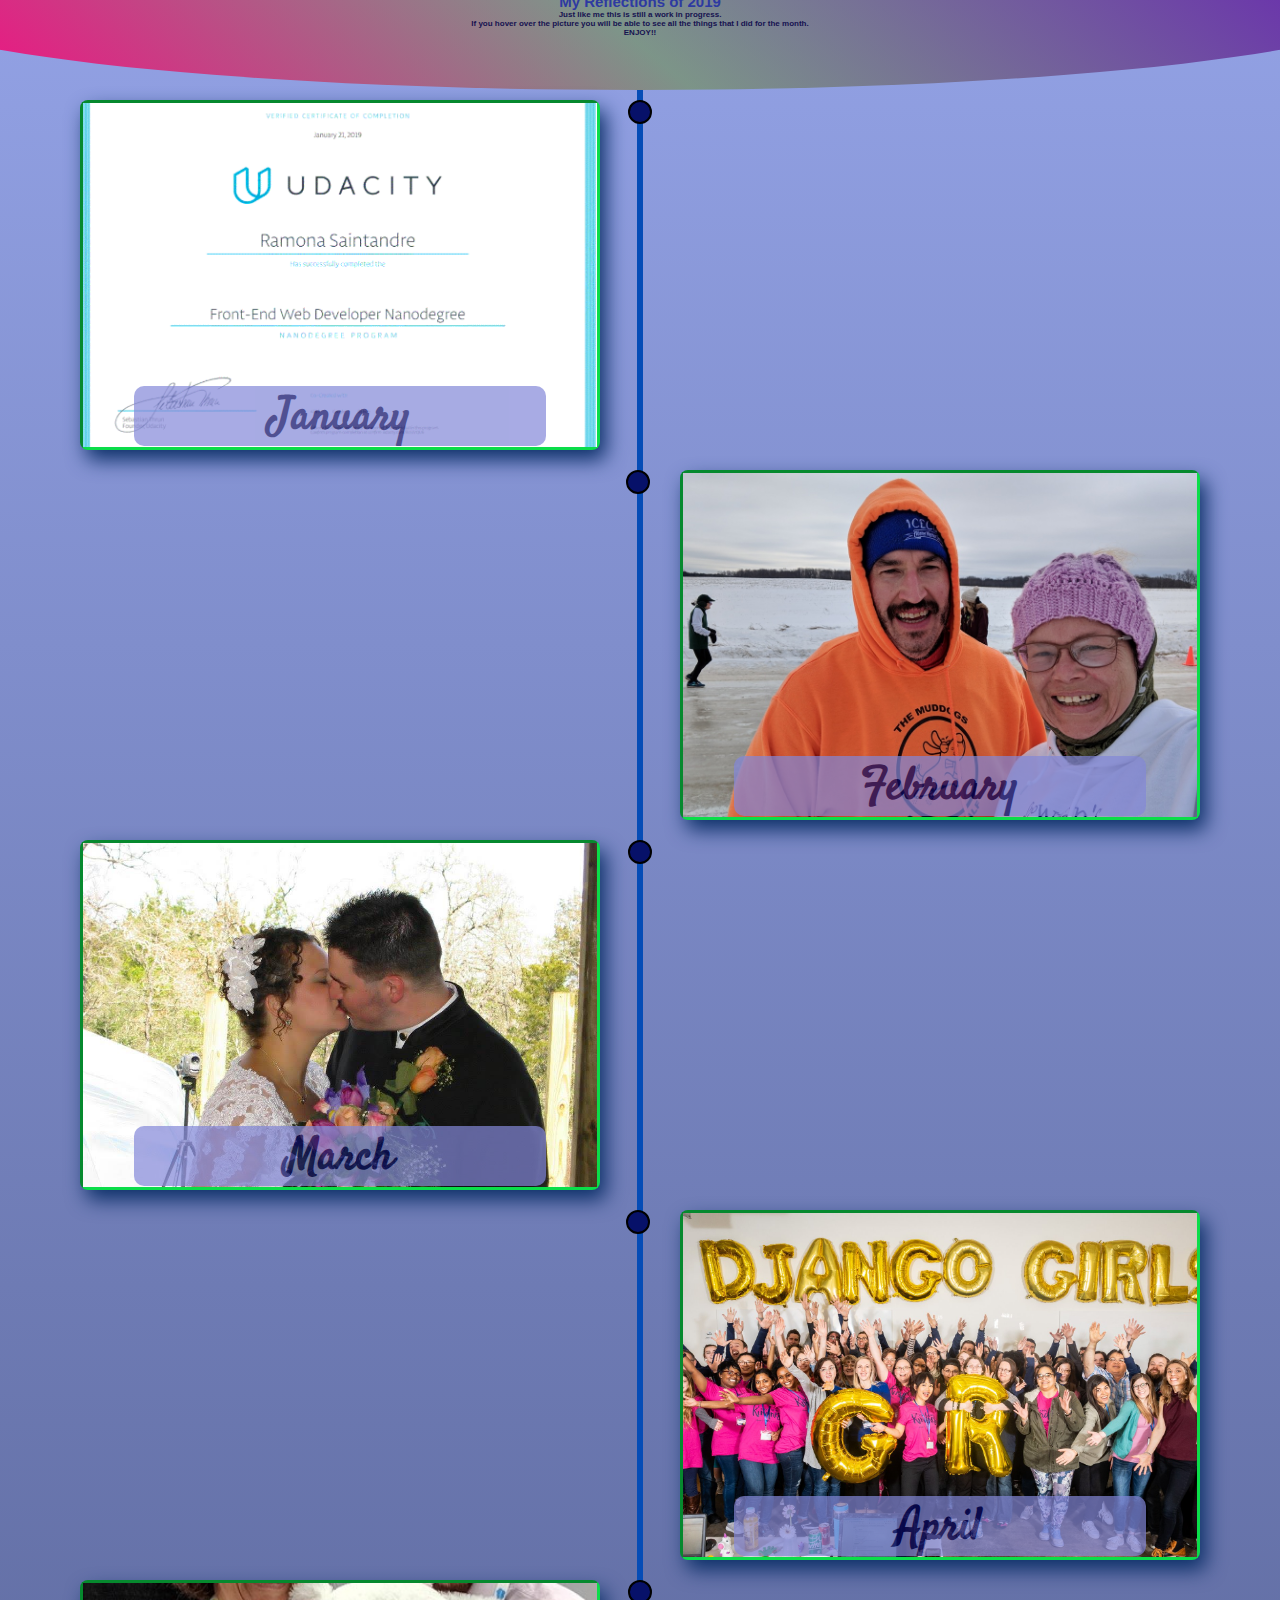
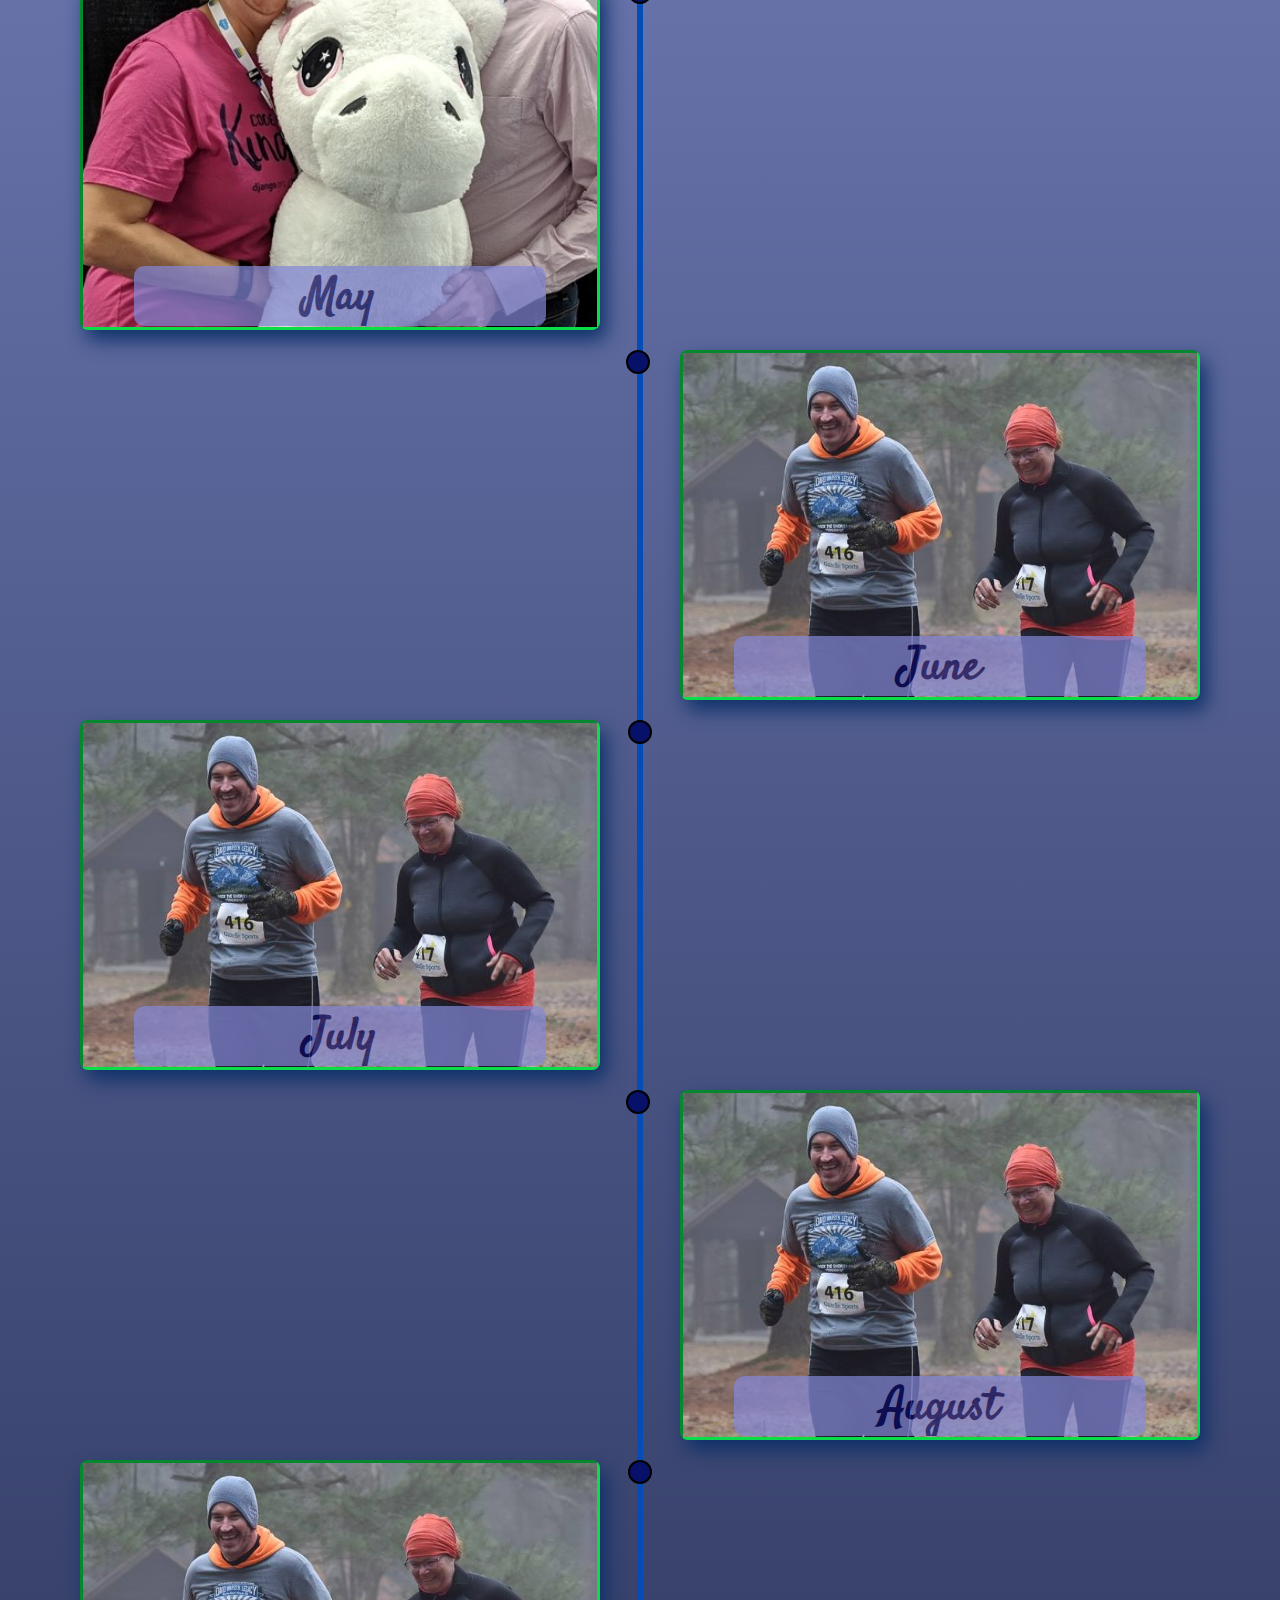
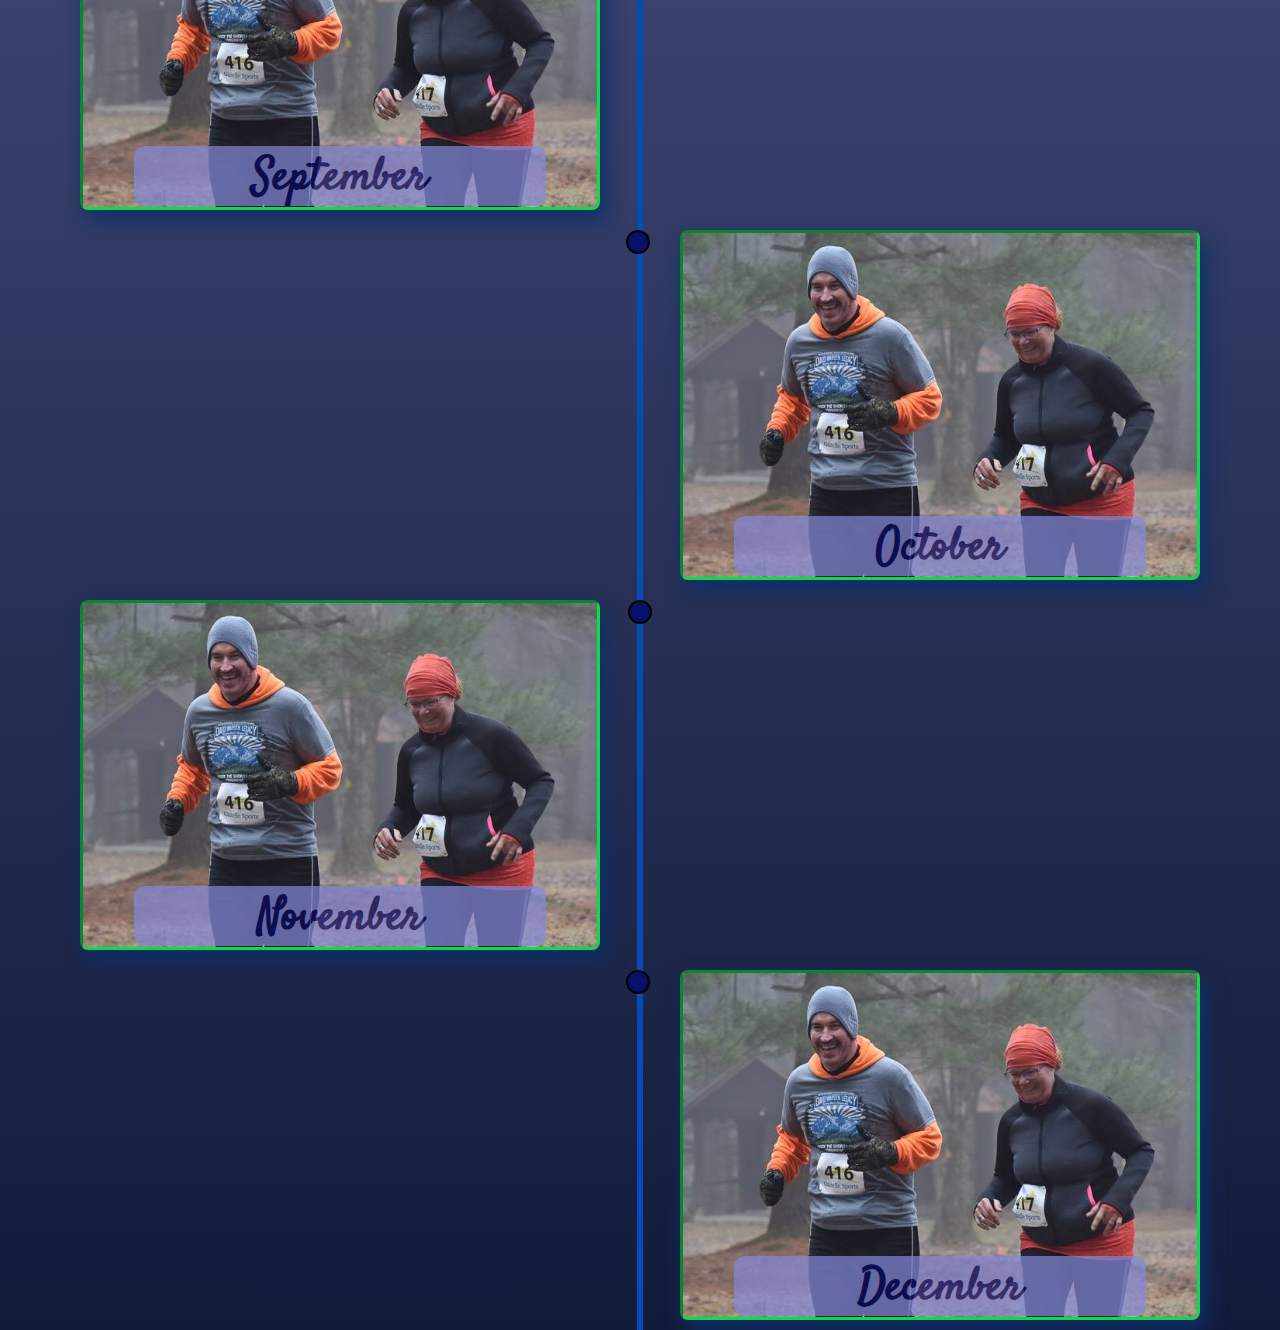
<file: index.html>
<!-- [CSS Timeline Design Tutorial csPoint](https://www.youtube.com/watch?v=Qz7tTywxoKM&feature=youtu.be&fbclid=IwAR1IthT26tjZKd-h116HShDqDt3ws7VbaL0emSIE6ZbVCEqi2fQOdbvrdcQ) 
[CSS Vertical Timeline Design | csPoint CSS Advanced Tutorial](https://www.youtube.com/watch?v=UzDi6QUYToE&feature=youtu.be&fbclid=IwAR2xh8fnI15J9OwI0dMhwOiLgCuE2OzXySvThI47Xkf0E3G3nwIlcS7JdDw)
[FCC timeline](https://guide.freecodecamp.org/javascript/tutorials/how-to-create-a-countdown-timer/)
[How TO - Timeline ](https://www.w3schools.com/howto/howto_css_timeline.asp)-->

<!DOCTYPE html>
<html lang="en">

<head>
    <meta charset="UTF-8">
    <meta name="viewport" content="width=device-width, initial-scale=1.0">
    <meta http-equiv="X-UA-Compatible" content="ie=edge">
    <link rel="stylesheet" href="style.css">
    <link href="https://fonts.googleapis.com/css?family=Abril+Fatface:regular" rel="stylesheet" /> <!-- Header/Title-->
    <link href="https://fonts.googleapis.com/css?family=Vidaloka:regular" rel="stylesheet" /> <!-- H2-->
    <link href="https://fonts.googleapis.com/css?family=Satisfy:regular" rel="stylesheet" /> <!-- paragraph body-->


    <title>Reflections of 2019</title>
</head>
<body>
    
    
        <section class='hdr'>
            <div class="hdr-cont">
            <h1>My Reflections of 2019</h1>
            <p>Just like me this is still a work in progress.<br>
            If you hover over the picture you will be able to see all the things that I did for the month. <br>
        ENJOY!!</p>
        </div> 
        </section>               
    

            


    <div class="timeline-container">
        <!-- timeline container-->

        <!-- january card -->
        <div class="left container">            
               
                <div class="box">
                    <div class="imgBox">
                        <img src="/images/udacityFENDnanodegree.GIF" alt="Udacity Nanodegree">
                    </div>
                    <div class="content">
                        <h2>January</h2><br>
                        <p class="details"> Started the year off with the coldest 10k I ever ran. <br>
                        Ended the month as a Udacity FEND Nanodegree recipient. </p>
                        <ul class="meetups">
                            <h3>Meetups</h3><br>
                            <li>Basic JS</li>
                            <li>Basic JS pt 2</li>
                            <li>Practical JavaScript machine learning</li>
                        </ul>
                    </div>
                </div>
            
        </div>


        <!-- February -->
        <div class="right container">
            <div class="box">
                <div class="imgBox">
                    <img src="/images/snowman2019.jpg" alt="snowman2019">
                </div>
                <div class="content">
                    <h2>February</h2>
                    <p class="details"> Got another 10k in this month. Training to complete my first marathon in 2020.
                        I also interviewed for a Udacity mentor position.
                        The weather was really bad up here. <br><br>
                        Kids actually went two weeks with no school. 
                        Which also meant that most of the meetups for the months, were also canceled.
                        Did give me some time to wind down, and start reflecting on what my next steps are since graduating Udacity.
                    </p>
                    <ul class="meetups">
                        <h3>Meetups</h3>
                        
                        
                    </ul>
                </div>
            </div>           
        </div>

        <!-- March container -->
        <div class="left container">
            <div class="box">
                <div class="imgBox">
                    <img src="/images/15years.jpg" alt="wedding pic">
                </div>
                <div class="content">
                    <h2>March</h2>
                    <p class="details"> Celebrating 15 years of marriage with a total, awesome and very patient man.
                        After doing a career seminar with Udacity on Developer Advocacy. 
                        I have decided that this is the career path that I am wanting to take. 
                        Did some research on this during the month of March, so that I could create a game plan.
                    </p>
                    <ul class="meetups">
                        <h3>Meetups</h3>
                        <li>Intermediate Git (Code with US)</li>
                        <li>Problem Solving in Software</li>
                        <li>How to get a developer job</li>
                        <li>Intro to Frontend Development ITC at Grand Circus</li>
                    </ul>
                </div>
            </div>         
        </div>

        <!-- April -->
        <div class="right container">
            <div class="box">
                <div class="imgBox">
                    <img src="/images/djangogirls2019 (1).jpg" alt="djangogirls 2019">
                </div>
                <div class="content">
                    <h2>April</h2>
                    <p class="details"> Lorem, ipsum dolor sit amet consectetur adipisicing elit. Nostrum quis hic
                        necessitatibus asperiores distinctio ab quod, ipsum debitis modi alias?</p>
                    <ul class="meetups">
                        <h3>Meetups</h3>
                        <li></li>
                        <li></li>
                        <li></li>
                    </ul>
                </div>
            </div>         
        </div>


        <!-- May -->
        <div class="left container">
            <div class="box">
                <div class="imgBox">
                    <img src="/images/pycon2019.jpg"  alt="Pycon 2019">
                </div>
                <div class="content">
                    <h2>May</h2>
                    <p class="details"> Lorem, ipsum dolor sit amet consectetur adipisicing elit. Nostrum quis hic
                        necessitatibus asperiores distinctio ab quod, ipsum debitis modi alias?</p>
                    <ul class="meetups">
                        <h3>Meetups</h3>
                        <li></li>
                        <li></li>
                        <li></li>
                    </ul>
                </div>
            </div>         
        </div>

        <!-- June -->

        <div class="right container">
            <div class="box">
                <div class="imgBox">
                    <img src="/images/yankeesprings2019.jpg" alt="">
                </div>
                <div class="content">
                    <h2>June</h2>
                    <p class="details"> Lorem, ipsum dolor sit amet consectetur adipisicing elit. Nostrum quis hic
                        necessitatibus asperiores distinctio ab quod, ipsum debitis modi alias?</p>
                    <ul class="meetups">
                        <h3>Meetups</h3>
                        <li></li>
                        <li></li>
                        <li></li>
                    </ul>
                </div>
            </div>         
        </div>

        <!-- July -->
        <div class="left container">
            <div class="box">
                <div class="imgBox">
                    <img src="/images/yankeesprings2019.jpg" alt="">
                </div>
                <div class="content">
                    <h2>July</h2>
                    <p class="details"> Lorem, ipsum dolor sit amet consectetur adipisicing elit. Nostrum quis hic
                        necessitatibus asperiores distinctio ab quod, ipsum debitis modi alias?</p>
                    <ul class="meetups">
                        <h3>Meetups</h3>
                        <li></li>
                        <li></li>
                        <li></li>
                    </ul>
                </div>
            </div>         
        </div>

        <!-- Aug -->
        <div class="right container">
            <div class="box">
                <div class="imgBox">
                    <img src="/images/yankeesprings2019.jpg" alt="">
                </div>
                <div class="content">
                    <h2>August</h2>
                    <p class="details"> Lorem, ipsum dolor sit amet consectetur adipisicing elit. Nostrum quis hic
                        necessitatibus asperiores distinctio ab quod, ipsum debitis modi alias?</p>
                    <ul class="meetups">
                        <h3>Meetups</h3>
                        <li></li>
                        <li></li>
                        <li></li>
                    </ul>
                </div>
            </div>         
        </div>

        <!-- September -->
        <div class="left container">
            <div class="box">
                <div class="imgBox">
                    <img src="/images/yankeesprings2019.jpg" alt="">
                </div>
                <div class="content">
                    <h2>September</h2>
                    <p class="details"> Lorem, ipsum dolor sit amet consectetur adipisicing elit. Nostrum quis hic
                        necessitatibus asperiores distinctio ab quod, ipsum debitis modi alias?</p>
                    <ul class="meetups">
                        <h3>Meetups</h3>
                        <li></li>
                        <li></li>
                        <li></li>
                    </ul>
                </div>
            </div>         
        </div>

        <!-- October -->
        <div class="right container">
            <div class="box">
                <div class="imgBox">
                    <img src="/images/yankeesprings2019.jpg" alt="">
                </div>
                <div class="content">
                    <h2>October</h2>
                    <p class="details"> Lorem, ipsum dolor sit amet consectetur adipisicing elit. Nostrum quis hic
                        necessitatibus asperiores distinctio ab quod, ipsum debitis modi alias?</p>
                    <ul class="meetups">
                        <h3>Meetups</h3>
                        <li></li>
                        <li></li>
                        <li></li>
                    </ul>
                </div>
            </div>         
        </div>

        <!-- November -->
        <div class="left container">
            <div class="box">
                <div class="imgBox">
                    <img src="/images/yankeesprings2019.jpg" alt="">
                </div>
                <div class="content">
                    <h2>November</h2>
                    <p class="details"> Lorem, ipsum dolor sit amet consectetur adipisicing elit. Nostrum quis hic
                        necessitatibus asperiores distinctio ab quod, ipsum debitis modi alias?</p>
                    <ul class="meetups">
                        <h3>Meetups</h3>
                        <li></li>
                        <li></li>
                        <li></li>
                    </ul>
                </div>
            </div>         
        </div>

        <!-- December -->

        <div class="right container">
            <div class="box">
                <div class="imgBox">
                    <img src="/images/yankeesprings2019.jpg" alt="">
                </div>
                <div class="content">
                    <h2>December</h2>
                    <p class="details"> Lorem, ipsum dolor sit amet consectetur adipisicing elit. Nostrum quis hic
                        necessitatibus asperiores distinctio ab quod, ipsum debitis modi alias?</p>
                    <ul class="meetups">
                        <h3>Meetups</h3>
                        <li></li>
                        <li></li>
                        <li></li>
                    </ul>
                </div>
            </div>         
        </div>

    </div> <!-- container closing -->

</body>

</html>
</file>
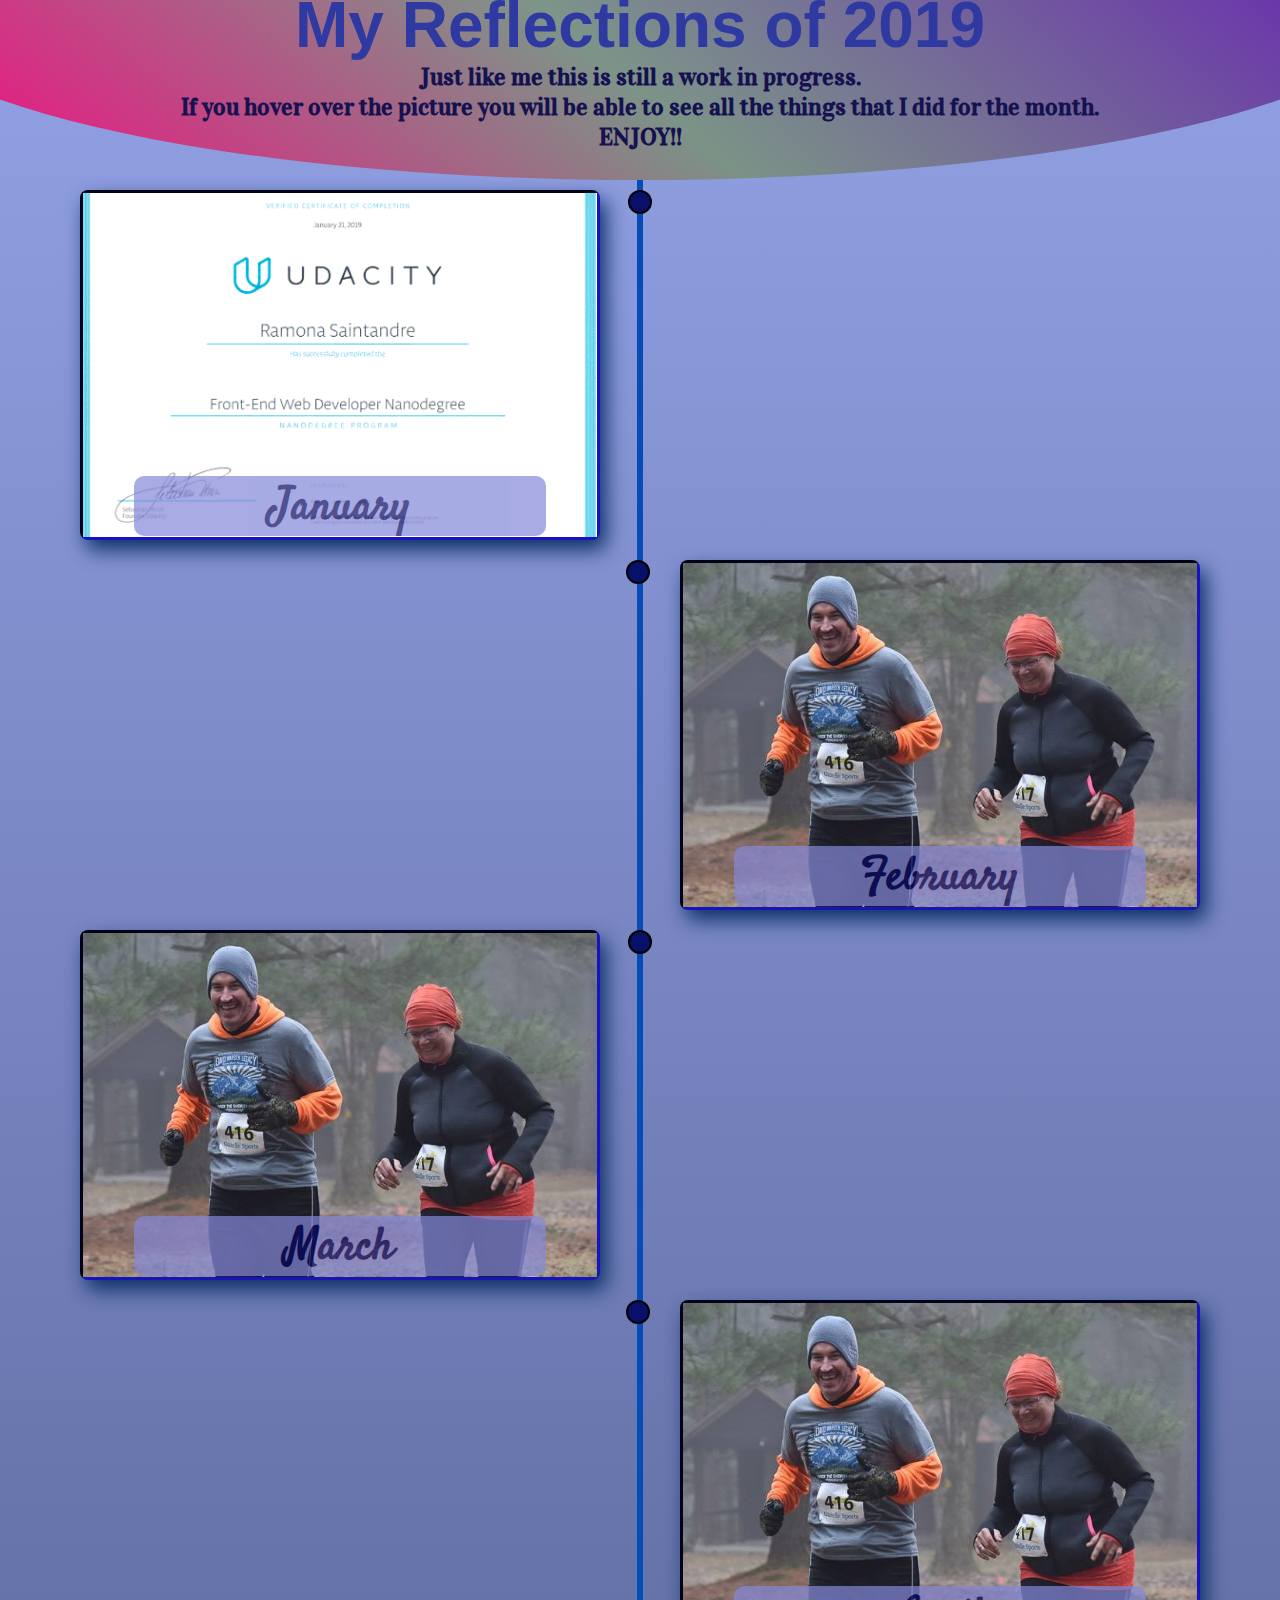
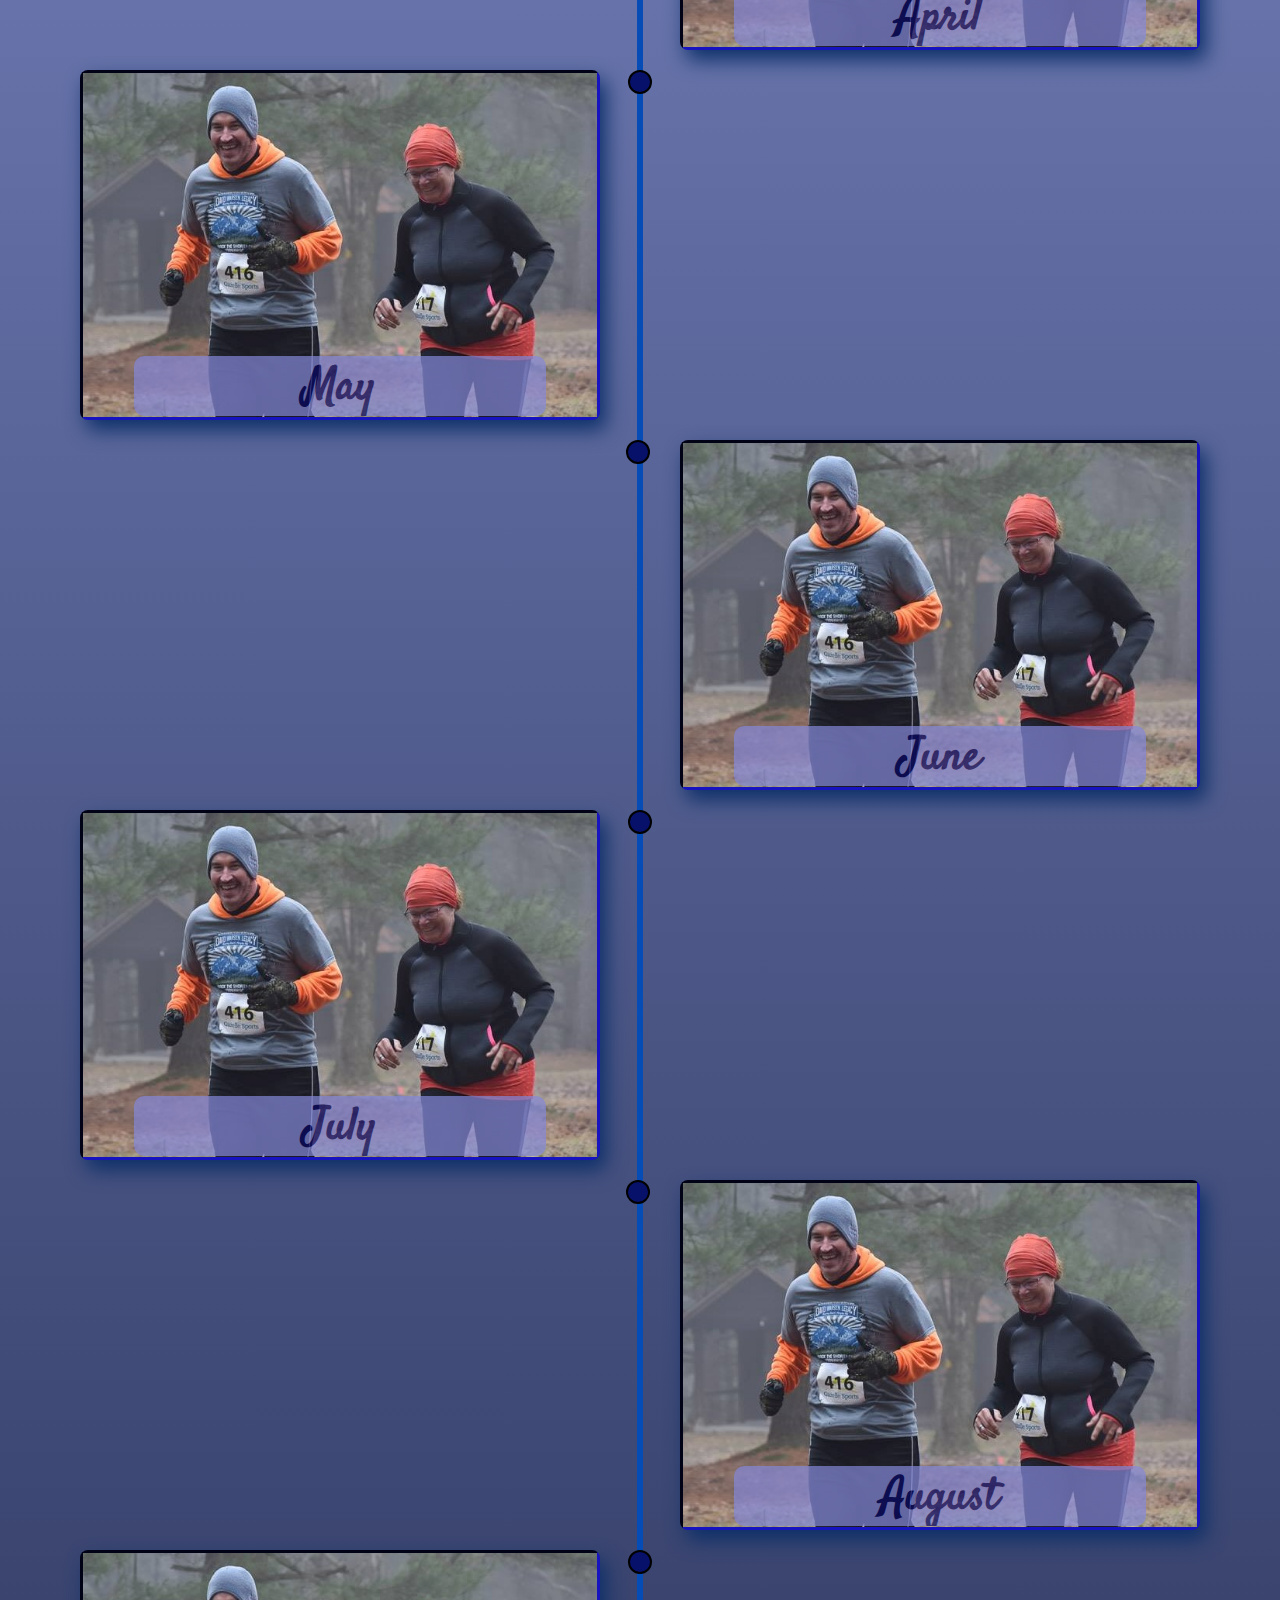
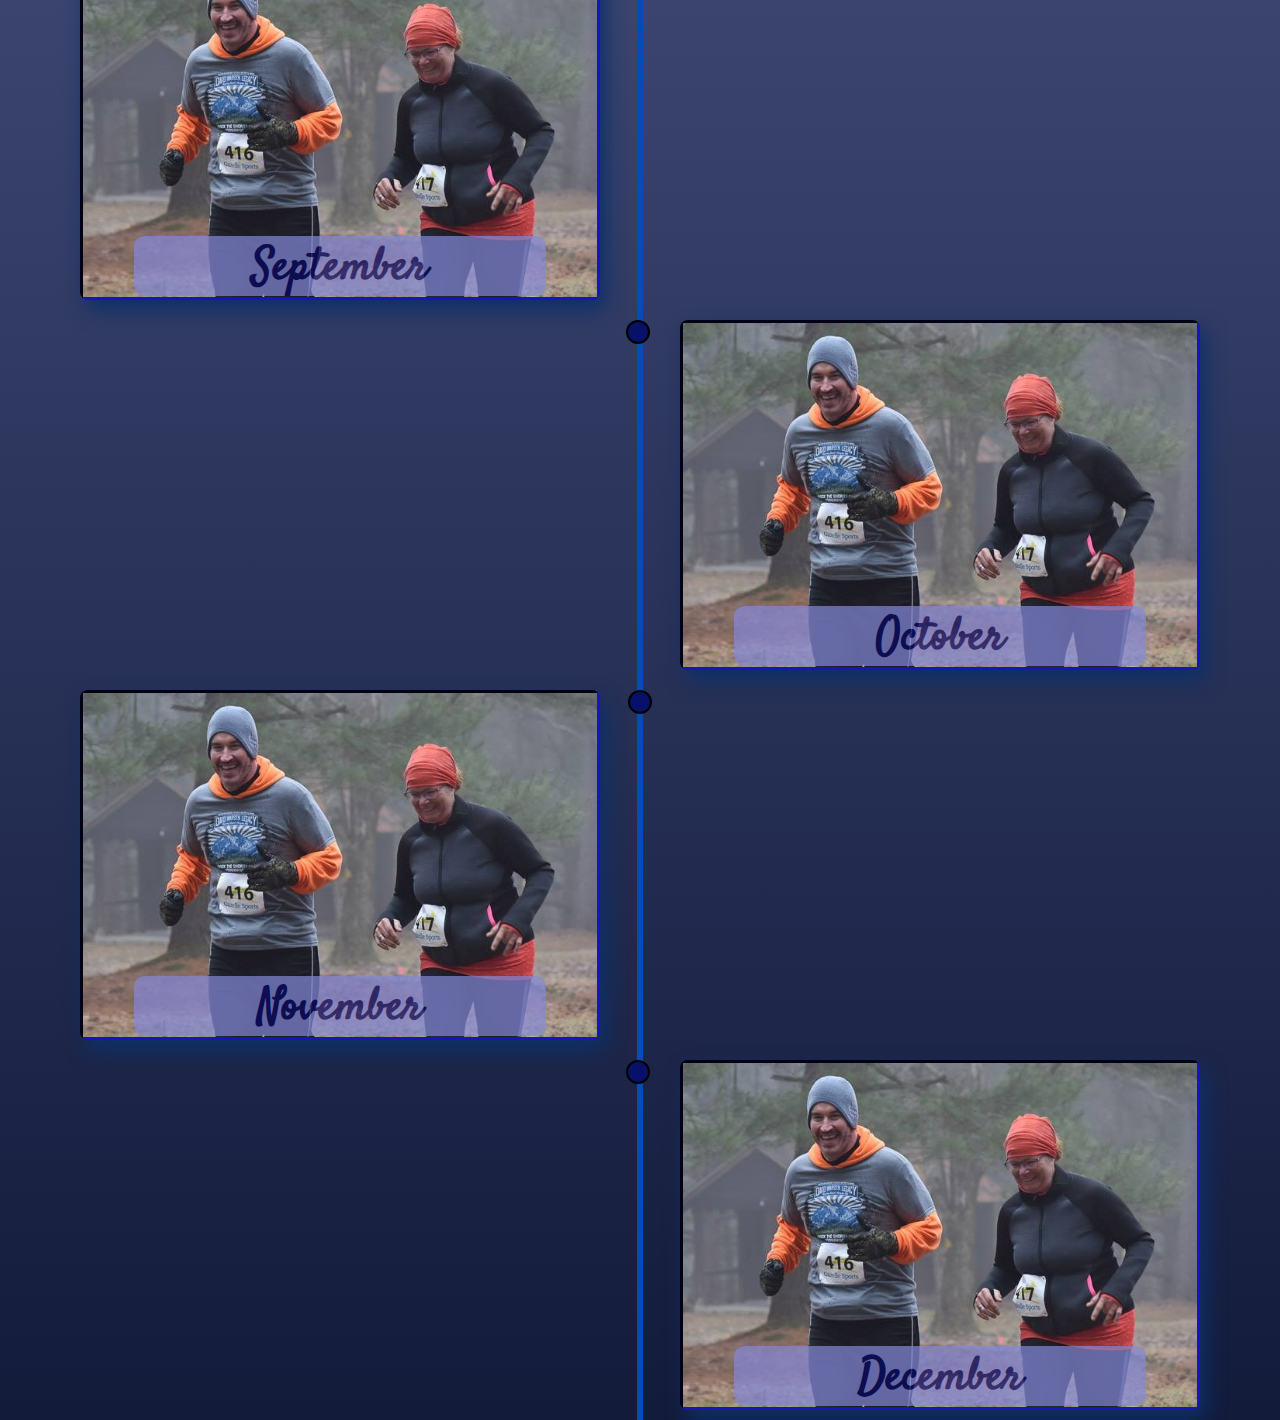
<file: Timeline-master/index.html>
<!-- [CSS Timeline Design Tutorial csPoint](https://www.youtube.com/watch?v=Qz7tTywxoKM&feature=youtu.be&fbclid=IwAR1IthT26tjZKd-h116HShDqDt3ws7VbaL0emSIE6ZbVCEqi2fQOdbvrdcQ) 
[CSS Vertical Timeline Design | csPoint CSS Advanced Tutorial](https://www.youtube.com/watch?v=UzDi6QUYToE&feature=youtu.be&fbclid=IwAR2xh8fnI15J9OwI0dMhwOiLgCuE2OzXySvThI47Xkf0E3G3nwIlcS7JdDw)
[FCC timeline](https://guide.freecodecamp.org/javascript/tutorials/how-to-create-a-countdown-timer/)
[How TO - Timeline ](https://www.w3schools.com/howto/howto_css_timeline.asp)-->

<!DOCTYPE html>
<html lang="en">

<head>
    <meta charset="UTF-8">
    <meta name="viewport" content="width=device-width, initial-scale=1.0">
    <meta http-equiv="X-UA-Compatible" content="ie=edge">
    <link rel="stylesheet" href="style.css">
    <link href="https://fonts.googleapis.com/css?family=Abril+Fatface:regular" rel="stylesheet" /> <!-- Header/Title-->
    <link href="https://fonts.googleapis.com/css?family=Vidaloka:regular" rel="stylesheet" /> <!-- H2-->
    <link href="https://fonts.googleapis.com/css?family=Satisfy:regular" rel="stylesheet" /> <!-- paragraph body-->


    <title>Reflections of 2019</title>
</head>
<body>
    
    
        <section class='hdr'>
            <div class="hdr-cont">
            <h1>My Reflections of 2019</h1>
            <p>Just like me this is still a work in progress.<br>
            If you hover over the picture you will be able to see all the things that I did for the month. <br>
        ENJOY!!</p>
        </div> 
        </section>               
    

            


    <div class="timeline-container">
        <!-- timeline container-->

        <!-- january card -->
        <div class="left container">            
               
                <div class="box">
                    <div class="imgBox">
                        <img src="/images/udacityFENDnanodegree.GIF" alt="">
                    </div>
                    <div class="content">
                        <h2>January</h2>
                        <p class="details"> Lorem, ipsum dolor sit amet consectetur adipisicing elit. Nostrum quis hic
                            necessitatibus asperiores distinctio ab quod, ipsum debitis modi alias?</p>
                        <ul class="meetups">
                            <h3>Meetups</h3>
                            <li></li>
                            <li></li>
                            <li></li>
                        </ul>
                    </div>
                </div>
            
        </div>


        <!-- February -->
        <div class="right container">
            <div class="box">
                <div class="imgBox">
                    <img src="/images/yankeesprings2019.jpg" alt="">
                </div>
                <div class="content">
                    <h2>February</h2>
                    <p class="details"> Lorem, ipsum dolor sit amet consectetur adipisicing elit. Nostrum quis hic
                        necessitatibus asperiores distinctio ab quod, ipsum debitis modi alias?</p>
                    <ul class="meetups">
                        <h3>Meetups</h3>
                        <li></li>
                        <li></li>
                        <li></li>
                    </ul>
                </div>
            </div>           
        </div>

        <!-- March container -->
        <div class="left container">
            <div class="box">
                <div class="imgBox">
                    <img src="/images/yankeesprings2019.jpg" alt="">
                </div>
                <div class="content">
                    <h2>March</h2>
                    <p class="details"> Lorem, ipsum dolor sit amet consectetur adipisicing elit. Nostrum quis hic
                        necessitatibus asperiores distinctio ab quod, ipsum debitis modi alias?</p>
                    <ul class="meetups">
                        <h3>Meetups</h3>
                        <li></li>
                        <li></li>
                        <li></li>
                    </ul>
                </div>
            </div>         
        </div>

        <!-- April -->
        <div class="right container">
            <div class="box">
                <div class="imgBox">
                    <img src="/images/yankeesprings2019.jpg" alt="">
                </div>
                <div class="content">
                    <h2>April</h2>
                    <p class="details"> Lorem, ipsum dolor sit amet consectetur adipisicing elit. Nostrum quis hic
                        necessitatibus asperiores distinctio ab quod, ipsum debitis modi alias?</p>
                    <ul class="meetups">
                        <h3>Meetups</h3>
                        <li></li>
                        <li></li>
                        <li></li>
                    </ul>
                </div>
            </div>         
        </div>


        <!-- May -->
        <div class="left container">
            <div class="box">
                <div class="imgBox">
                    <img src="/images/yankeesprings2019.jpg" alt="">
                </div>
                <div class="content">
                    <h2>May</h2>
                    <p class="details"> Lorem, ipsum dolor sit amet consectetur adipisicing elit. Nostrum quis hic
                        necessitatibus asperiores distinctio ab quod, ipsum debitis modi alias?</p>
                    <ul class="meetups">
                        <h3>Meetups</h3>
                        <li></li>
                        <li></li>
                        <li></li>
                    </ul>
                </div>
            </div>         
        </div>

        <!-- June -->

        <div class="right container">
            <div class="box">
                <div class="imgBox">
                    <img src="/images/yankeesprings2019.jpg" alt="">
                </div>
                <div class="content">
                    <h2>June</h2>
                    <p class="details"> Lorem, ipsum dolor sit amet consectetur adipisicing elit. Nostrum quis hic
                        necessitatibus asperiores distinctio ab quod, ipsum debitis modi alias?</p>
                    <ul class="meetups">
                        <h3>Meetups</h3>
                        <li></li>
                        <li></li>
                        <li></li>
                    </ul>
                </div>
            </div>         
        </div>

        <!-- July -->
        <div class="left container">
            <div class="box">
                <div class="imgBox">
                    <img src="/images/yankeesprings2019.jpg" alt="">
                </div>
                <div class="content">
                    <h2>July</h2>
                    <p class="details"> Lorem, ipsum dolor sit amet consectetur adipisicing elit. Nostrum quis hic
                        necessitatibus asperiores distinctio ab quod, ipsum debitis modi alias?</p>
                    <ul class="meetups">
                        <h3>Meetups</h3>
                        <li></li>
                        <li></li>
                        <li></li>
                    </ul>
                </div>
            </div>         
        </div>

        <!-- Aug -->
        <div class="right container">
            <div class="box">
                <div class="imgBox">
                    <img src="/images/yankeesprings2019.jpg" alt="">
                </div>
                <div class="content">
                    <h2>August</h2>
                    <p class="details"> Lorem, ipsum dolor sit amet consectetur adipisicing elit. Nostrum quis hic
                        necessitatibus asperiores distinctio ab quod, ipsum debitis modi alias?</p>
                    <ul class="meetups">
                        <h3>Meetups</h3>
                        <li></li>
                        <li></li>
                        <li></li>
                    </ul>
                </div>
            </div>         
        </div>

        <!-- September -->
        <div class="left container">
            <div class="box">
                <div class="imgBox">
                    <img src="/images/yankeesprings2019.jpg" alt="">
                </div>
                <div class="content">
                    <h2>September</h2>
                    <p class="details"> Lorem, ipsum dolor sit amet consectetur adipisicing elit. Nostrum quis hic
                        necessitatibus asperiores distinctio ab quod, ipsum debitis modi alias?</p>
                    <ul class="meetups">
                        <h3>Meetups</h3>
                        <li></li>
                        <li></li>
                        <li></li>
                    </ul>
                </div>
            </div>         
        </div>

        <!-- October -->
        <div class="right container">
            <div class="box">
                <div class="imgBox">
                    <img src="/images/yankeesprings2019.jpg" alt="">
                </div>
                <div class="content">
                    <h2>October</h2>
                    <p class="details"> Lorem, ipsum dolor sit amet consectetur adipisicing elit. Nostrum quis hic
                        necessitatibus asperiores distinctio ab quod, ipsum debitis modi alias?</p>
                    <ul class="meetups">
                        <h3>Meetups</h3>
                        <li></li>
                        <li></li>
                        <li></li>
                    </ul>
                </div>
            </div>         
        </div>

        <!-- November -->
        <div class="left container">
            <div class="box">
                <div class="imgBox">
                    <img src="/images/yankeesprings2019.jpg" alt="">
                </div>
                <div class="content">
                    <h2>November</h2>
                    <p class="details"> Lorem, ipsum dolor sit amet consectetur adipisicing elit. Nostrum quis hic
                        necessitatibus asperiores distinctio ab quod, ipsum debitis modi alias?</p>
                    <ul class="meetups">
                        <h3>Meetups</h3>
                        <li></li>
                        <li></li>
                        <li></li>
                    </ul>
                </div>
            </div>         
        </div>

        <!-- December -->

        <div class="right container">
            <div class="box">
                <div class="imgBox">
                    <img src="/images/yankeesprings2019.jpg" alt="">
                </div>
                <div class="content">
                    <h2>December</h2>
                    <p class="details"> Lorem, ipsum dolor sit amet consectetur adipisicing elit. Nostrum quis hic
                        necessitatibus asperiores distinctio ab quod, ipsum debitis modi alias?</p>
                    <ul class="meetups">
                        <h3>Meetups</h3>
                        <li></li>
                        <li></li>
                        <li></li>
                    </ul>
                </div>
            </div>         
        </div>

    </div> <!-- container closing -->

</body>

</html>
</file>
<file: style.css>
* {
  box-sizing: border-box;
  margin: 0;
  padding: 0;
  font-family: sans-serif;
}

body {
  height: 100%;
  background-color: #121361;
  background-image: repeating-linear-gradient(rgb(146, 161, 228), rgb(19, 27, 59));
}


section {
  position: relative;
  width: 100%;
  height: 20vh;
  display: flex;
  justify-content: center;
  align-items: center;
  overflow: hidden;
}

section::before {
  content: '';
  position: absolute;
  top: 0;
  left: 0;
  width: 100%;
  height: 100%;
  background: linear-gradient(45deg, #ff0081, #6827, #6827b0);
  border-radius: 0 0 50% 50%/0 0 100% 100%;
  transform: scaleX(1.2);
}

section .hdr-cont {
  position: relative;
  z-index: 1;
  margin: 0 auto;
  text-align: center;

}

section .hdr-cont h1 {
  margin: 0;
  margin-top: 20px;
  padding: 0;
  color: rgb(46, 58, 161);
  font-size: 4em;
}

section .hdr-cont p {
  COLOR: rgb(22, 18, 80);
  padding-bottom: 60px;
  font-size: 1.5rem;
  font-family: 'Vidaloka', sans-serif;
  text-align: center;  
 font-weight: bolder;
}

h1 {
  font-family: "Abril", sans-serif;
  color: rgb(99, 106, 128);
  font-size: 5rem;
}

h2 {
  font-family: "Satisfy", sans-serif;
  text-align: center;
  font-size: 3rem;
  color: rgb(7, 7, 100);
}

h3 {
  font-family: "Vidaloka", sans-serif;
  font-size: 2rem;
  text-align: center;
  color: rgb(7, 7, 100);
}

li {
  font-family: "Vidaloka", sans-serif;
  font-size: 1.2rem;
  text-decoration: none;
  list-style: none;
  text-align: center;
  color: rgb(36, 36, 126);
}

.timeline-container {
  position: relative;
  max-width: 1200px;
  margin: 0 auto;
  /* top: 1em; */
}

.timeline-container::after {
  content: '';
  position: absolute;
  width: 6px;
  background-color: rgb(5, 76, 182);
  top: 0;
  bottom: 0;
  left: 50%;
  margin-left: -3px;
}

/* Container around content */
.container {
  padding: 10px 40px;
  position: relative;
  background-color: inherit;
  width: 50%;
  display: flex;
}

/* The circles on the timeline */
.container::after {
  content: '';
  position: absolute;
  width: 20px;
  height: 20px;
  right: -12px;
  background-color: rgb(7, 17, 105);
  border: 4px solid #FF9F55;
  top: 10px;
  border-radius: 50%;
  z-index: 1;
  border: 2px solid black;
}

/* Place the container to the left */
.left {
  left: 0;
}

/* Place the container to the right */
.right {
  left: 50%;

}

/* Fix the circle for containers on the right side */

.right::after {
  left: -14px;
}


/* configuring the box popup */
.box {
  position: relative;
  width: 550px;
  height: 350px;
  background: #000;
  box-shadow: 6px 10px 20px #0d3069;
  border: 3px solid rgb(13, 11, 107);
  border-radius: 8px;
  border-style: inset;
}

.box .imgBox {
  position: relative;
  top: 0;
  left: 0;
  width: 100%;
  height: 100%;
}

.box .imgBox img {
  position: relative;
  top: 0;
  left: 0;
  width: 100%;
  height: 100%;
  object-fit: cover;
  transition: 0.5s;

}

.box:hover .imgBox img {
  opacity: 0;

}

.box .content {
  position: absolute;
  bottom: 1px;
  left: 10%;

  width: 80%;
  height: 60px;
  background: rgb(131, 136, 216);
  transition: 0.5s;
  overflow: hidden;
  box-sizing: border-box;
  border-radius: 10px;
  opacity: .7;
}

.box:hover .content {
  height: 100%;
  width: 100%;
  bottom: 0;
  left: 0;
}

.box .content h3 {
  margin: 0;
  padding: 0;
  font-size: 25px;
  text-align: center;
  font-size: 2rem;
}

.box .content h2 {
  margin: 0;
  padding: 0;
  font-size: 45px;
  text-align: center;
}

.box .content p {
  margin: 3px 10px 0 7px;
  padding: 0;
  opacity: 0;
  /* transition: 0,5s; */
  text-align: justify;
  text-align: center;
  font-size:20px;
}


.box:hover .content p {
  opacity: 1;
  transition-delay: 0.5s;
  font-family: "Vidaloka", sans-serif;
  font-size: 1.2rem; 
  text-align: center;
  color: rgb(36, 36, 126);

}

/* media queries */
/* https://webdesign.tutsplus.com/tutorials/building-a-vertical-timeline-with-css-and-a-touch-of-javascript--cms-26528 | https://www.cssscript.com/mobile-vertical-timeline/ | https://www.4codev.com/css/create-a-responsive-timeline-with-html-and-css-idpx3358895601923312551.html */
@media(max-width:667px) {
  .timeline-container {
    width: 100%;
  }

  .timeline-container::after {
  left:31px;
  }

  .container::before {
    left: 60px;
    border: medium solid white;
    border-width: 10px 10px 10px 0;
    border-color: transparent white transparent transparent;
  }
  .left::after, .right::after {
    left: 15px;
  }

/* Make all right containers behave like the left ones */
  .right {
    left: 0%;
  }
}
  section {
    position: relative;
    width: 100%;
    height: 10vh;
    display: flex;
    justify-content: center;
    align-items: center;
    overflow: hidden;
  }
  section .hdr-cont h1 {
    margin-top:0;
    padding: 0;
    color: rgb(46, 58, 161);
    font-size: 15px;
    
  }

  section .hdr-cont p {
    COLOR: rgb(22, 18, 80);
    padding-bottom: 60px;
    font-size: .5em;
    font-family: 'Satify', sans-serif;
    text-align: center;
  }

  .box {
    position: relative;
    width: 550px;
    height: 350px;
    background: #000;
    box-shadow: 6px 10px 20px #0d3069;
    border: 3px solid rgb(11, 221, 74);
    border-radius: 8px;
    border-style: inset;
  }

  .box .imgBox {
    position: relative;
    top: 0;
    left: 0;
    width: 100%;
    height: 100%;
  }

/* https://www.w3schools.com/howto/howto_css_timeline.asp */
</file>
<file: Timeline-master/style.css>
* {
  box-sizing: border-box;
  margin: 0;
  padding: 0;
  font-family: sans-serif;
}

body {
  height: 100%;
  background-color: #121361;
  background-image: repeating-linear-gradient(rgb(146, 161, 228), rgb(19, 27, 59));
}


section {
  position: relative;
  width: 100%;
  height: 20vh;
  display: flex;
  justify-content: center;
  align-items: center;
  overflow: hidden;
}

section::before {
  content: '';
  position: absolute;
  top: 0;
  left: 0;
  width: 100%;
  height: 100%;
  background: linear-gradient(45deg, #ff0081, #6827, #6827b0);
  border-radius: 0 0 50% 50%/0 0 100% 100%;
  transform: scaleX(1.2);
}

section .hdr-cont {
  position: relative;
  z-index: 1;
  margin: 0 auto;
  text-align: center;

}

section .hdr-cont h1 {
  margin: 0;
  margin-top: 20px;
  padding: 0;
  color: rgb(46, 58, 161);
  font-size: 4em;
}

section .hdr-cont p {
  COLOR: rgb(22, 18, 80);
  padding-bottom: 60px;
  font-size: 1.5rem;
  font-family: 'Vidaloka', sans-serif;
  text-align: center;  
 font-weight: bolder;
}

h1 {
  font-family: "Abril", sans-serif;
  color: rgb(99, 106, 128);
  font-size: 5rem;
}

h2 {
  font-family: "Satisfy", sans-serif;
  text-align: center;
  font-size: 3rem;
  color: rgb(7, 7, 100);
}

h3 {
  font-family: "Vidaloka", sans-serif;
  font-size: 2rem;
  text-align: center;
  color: rgb(7, 7, 100);
}

li {
  font-family: "Vidaloka", sans-serif;
  font-size: 1.2rem;
  text-decoration: none;
  list-style: none;
  text-align: center;
  color: blue;
}

.timeline-container {
  position: relative;
  max-width: 1200px;
  margin: 0 auto;
  /* top: 1em; */
}

.timeline-container::after {
  content: '';
  position: absolute;
  width: 6px;
  background-color: rgb(5, 76, 182);
  top: 0;
  bottom: 0;
  left: 50%;
  margin-left: -3px;
}

/* Container around content */
.container {
  padding: 10px 40px;
  position: relative;
  background-color: inherit;
  width: 50%;
  display: flex;
}

/* The circles on the timeline */
.container::after {
  content: '';
  position: absolute;
  width: 20px;
  height: 20px;
  right: -12px;
  background-color: rgb(7, 17, 105);
  border: 4px solid #FF9F55;
  top: 10px;
  border-radius: 50%;
  z-index: 1;
  border: 2px solid black;
}

/* Place the container to the left */
.left {
  left: 0;
}

/* Place the container to the right */
.right {
  left: 50%;

}

/* Fix the circle for containers on the right side */

.right::after {
  left: -14px;
}


/* configuring the box popup */
.box {
  position: relative;
  width: 550px;
  height: 350px;
  background: #000;
  box-shadow: 6px 10px 20px #0d3069;
  border: 3px solid rgb(13, 11, 107);
  border-radius: 8px;
  border-style: inset;
}

.box .imgBox {
  position: relative;
  top: 0;
  left: 0;
  width: 100%;
  height: 100%;
}

.box .imgBox img {
  position: relative;
  top: 0;
  left: 0;
  width: 100%;
  height: 100%;
  object-fit: cover;
  transition: 0.5s;

}

.box:hover .imgBox img {
  opacity: 0;

}

.box .content {
  position: absolute;
  bottom: 1px;
  left: 10%;

  width: 80%;
  height: 60px;
  background: rgb(131, 136, 216);
  transition: 0.5s;
  overflow: hidden;
  box-sizing: border-box;
  border-radius: 10px;
  opacity: .7;
}

.box:hover .content {
  height: 100%;
  width: 100%;
  bottom: 0;
  left: 0;
}

.box .content h3 {
  margin: 0;
  padding: 0;
  font-size: 25px;
  text-align: center;
}

.box .content h2 {
  margin: 0;
  padding: 0;
  font-size: 45px;
  text-align: center;
}

.box .content p {
  margin: 3px 10px 0 7px;
  padding: 0;
  opacity: 0;
  /* transition: 0,5s; */
  text-align: justify;
}

.box:hover .content p {
  opacity: 1;
  transition-delay: 0.5s;

}

/* media queries */
@media(max-width:667px) {
  .timeline-container {
    width: 100%;
  }

  .timeline-container::after {
    top: -18px;
    left: 15px;
    background-color: rgb(175, 211, 46);
  }

  .container::after {
    top: -14px;
    left: 16px;
  }

  section {
    position: relative;
    width: 100%;
    height: 25vh;
    display: flex;
    justify-content: center;
    align-items: center;
    overflow: hidden;
  }
  section .hdr-cont h1 {
    margin-top:0;
    padding: 0;
    color: rgb(46, 58, 161);
    font-size: 15px;
    
  }

  section .hdr-cont p {
    COLOR: rgb(22, 18, 80);
    padding-bottom: 60px;
    font-size: .5em;
    font-family: 'Satify', sans-serif;
    text-align: center;
  }

  .box {
    position: relative;
    width: 550px;
    height: 350px;
    background: #000;
    box-shadow: 6px 10px 20px #0d3069;
    border: 3px solid rgb(11, 221, 74);
    border-radius: 8px;
    border-style: inset;
  }

  .box .imgBox {
    position: relative;
    top: 0;
    left: 0;
    width: 100%;
    height: 100%;
  }
}
</file>
